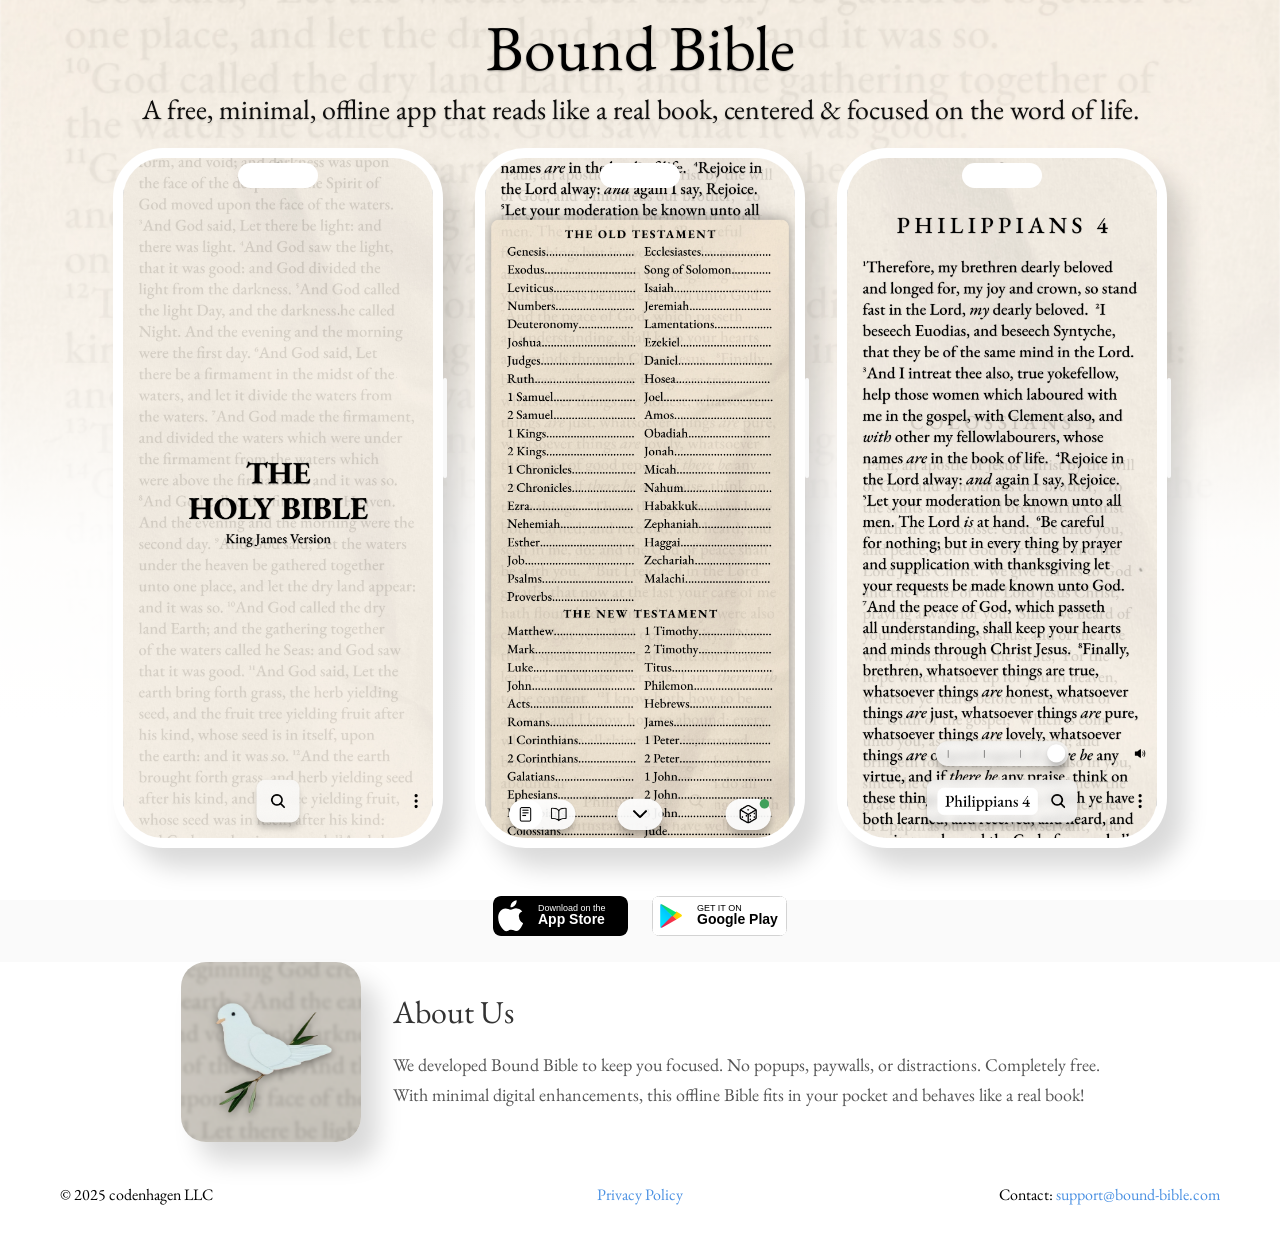
<file: index.html>
<!DOCTYPE html>
<html lang="en">
<head>
    <meta charset="UTF-8">
    <meta name="viewport" content="width=device-width, initial-scale=1.0">
    <meta name="color-scheme" content="light dark">
    <title>Bound Bible</title>
    <meta name="description" content="Bound Bible">
    <link rel="icon" type="image/png" href="images/dove-favicon.png">
    <link rel="stylesheet" href="styles.css">
    <link rel="preconnect" href="https://fonts.googleapis.com">
    <link rel="preconnect" href="https://fonts.gstatic.com" crossorigin>
    <link href="https://fonts.googleapis.com/css2?family=EB+Garamond:wght@300;400;500;600;700&display=swap" rel="stylesheet">
</head>
<body>
    <header class="hero">
        <div class="container">
            <h1 class="hero-title">Bound Bible</h1>
            <p class="hero-subtitle">A free, minimal, offline app that reads like a real book, centered & focused on the word of life.</p>

            <div class="app-images">
                <div class="phone-mockup">
                    <img src="images/empty.png" alt="Bound Bible App Screenshot 1" />
                </div>
                <div class="phone-mockup">
                    <img src="images/toc.png" alt="Bound Bible App Screenshot 2" />
                </div>
                <div class="phone-mockup">
                    <img src="images/read.png" alt="Bound Bible App Screenshot 3" />
                </div>
            </div>

            <div class="app-store-buttons">
                <a href="https://apps.apple.com/us/app/bound-bible/id6743180892" class="app-store-btn apple-store" aria-label="Download on the App Store">
                    <svg width="135" height="40" viewBox="0 0 135 40" fill="none" xmlns="http://www.w3.org/2000/svg">
                        <rect width="135" height="40" rx="6.5" fill="black"/>
                        <path d="M25.769 20.301c.008-2.16 1.37-4.042 3.468-4.796-1.334-1.914-3.42-3.074-5.601-3.108-2.353-.245-4.636 1.405-5.836 1.405-1.228 0-3.08-1.378-5.085-1.337-2.572.041-4.933 1.518-6.24 3.798-2.711 4.615-.686 11.363 1.904 15.079 1.295 1.825 2.806 3.866 4.81 3.792 1.963-.08 2.688-1.288 5.048-1.288 2.332 0 3.027 1.288 5.085 1.24 2.113-.04 3.422-1.835 4.675-3.68 1.497-2.135 2.097-4.235 2.124-4.342-.049-.016-4.07-1.581-4.078-6.263zm-3.742-11.093c1.074-1.321 1.789-3.111 1.58-4.958-1.46.08-3.308 1.013-4.424 2.293-.991 1.157-1.885 3.017-1.651 4.782 1.678.12 3.419-.866 4.495-2.117z" fill="white"/>
                        <text x="45" y="15" font-family="Arial, sans-serif" font-size="9" fill="white">Download on the</text>
                        <text x="45" y="28" font-family="Arial, sans-serif" font-size="14" font-weight="bold" fill="white">App Store</text>
                    </svg>
                </a>
                <a href="https://play.google.com/store/apps/details?id=com.jihagen.BoundBible" class="app-store-btn google-play" aria-label="Get it on Google Play">
                    <svg width="135" height="40" viewBox="0 0 135 40" fill="none" xmlns="http://www.w3.org/2000/svg">
                        <rect width="135" height="40" rx="6.5" stroke="#A6A6A6"/>
                        <path d="M8.842 7.892c-.383.388-.616.984-.616 1.776v20.664c0 .792.233 1.388.616 1.776l.084.082 11.587-11.587v-.274L8.926 7.81l-.084.082z" fill="url(#paint0_linear)"/>
                        <path d="M24.329 23.515l-3.86-3.86v-.274l3.86-3.86.088.051 4.573 2.598c1.307.742 1.307 1.957 0 2.699l-4.573 2.598-.088.048z" fill="url(#paint1_linear)"/>
                        <path d="M24.417 23.464l-3.948-3.948L8.842 31.143c.428.461 1.136.517 1.948.082l13.627-7.761z" fill="url(#paint2_linear)"/>
                        <path d="M24.417 16.536L10.79 8.775c-.812-.435-1.52-.379-1.948.082L20.469 20.484l3.948-3.948z" fill="url(#paint3_linear)"/>
                        <text x="45" y="15" font-family="Arial, sans-serif" font-size="9" fill="black">GET IT ON</text>
                        <text x="45" y="28" font-family="Arial, sans-serif" font-size="14" font-weight="bold" fill="black">Google Play</text>
                        <defs>
                            <linearGradient id="paint0_linear" x1="19.444" y1="9.125" x2="2.778" y2="25.792" gradientUnits="userSpaceOnUse">
                                <stop stop-color="#00A0FF"/>
                                <stop offset="0.007" stop-color="#00A1FF"/>
                                <stop offset="0.26" stop-color="#00BEFF"/>
                                <stop offset="0.512" stop-color="#00D2FF"/>
                                <stop offset="0.76" stop-color="#00DFFF"/>
                                <stop offset="1" stop-color="#00E3FF"/>
                            </linearGradient>
                            <linearGradient id="paint1_linear" x1="29.792" y1="20" x2="8.125" y2="20" gradientUnits="userSpaceOnUse">
                                <stop stop-color="#FFE000"/>
                                <stop offset="0.409" stop-color="#FFBD00"/>
                                <stop offset="0.775" stop-color="#FFA500"/>
                                <stop offset="1" stop-color="#FF9C00"/>
                            </linearGradient>
                            <linearGradient id="paint2_linear" x1="22.292" y1="21.583" x2="5.625" y2="38.25" gradientUnits="userSpaceOnUse">
                                <stop stop-color="#FF3A44"/>
                                <stop offset="1" stop-color="#C31162"/>
                            </linearGradient>
                            <linearGradient id="paint3_linear" x1="5.625" y1="1.75" x2="22.292" y2="18.417" gradientUnits="userSpaceOnUse">
                                <stop stop-color="#32A071"/>
                                <stop offset="0.069" stop-color="#2DA771"/>
                                <stop offset="0.476" stop-color="#15CF74"/>
                                <stop offset="0.801" stop-color="#06E775"/>
                                <stop offset="1" stop-color="#00E876"/>
                            </linearGradient>
                        </defs>
                    </svg>
                </a>
            </div>
        </div>
    </header>

    <section class="about-section">
        <div class="container">
            <div class="about-header">
                <img src="images/dove-icon.png" alt="Bible icon" class="about-icon">
                <div class="about-content">
                    <h2>About Us</h2>
                    <p>We developed Bound Bible to keep you focused. No popups, paywalls, or distractions. Completely free.<br>With minimal digital enhancements, this offline Bible fits in your pocket and behaves like a real book!</p>
                </div>
            </div>
        </div>
    </section>

    <footer class="footer">
        <div class="container">
            <div class="footer-content">
                <div class="footer-left">
                    <p>&copy; 2025 codenhagen LLC</p>
                </div>
                <div class="footer-center">
                    <p><a href="privacypolicy.html">Privacy Policy</a></p>
                </div>
                <div class="footer-right">
                    <p>Contact: <a href="mailto:support@bound-bible.com">support@bound-bible.com</a></p>
                </div>
            </div>
        </div>
    </footer>
</body>
</html>
</file>
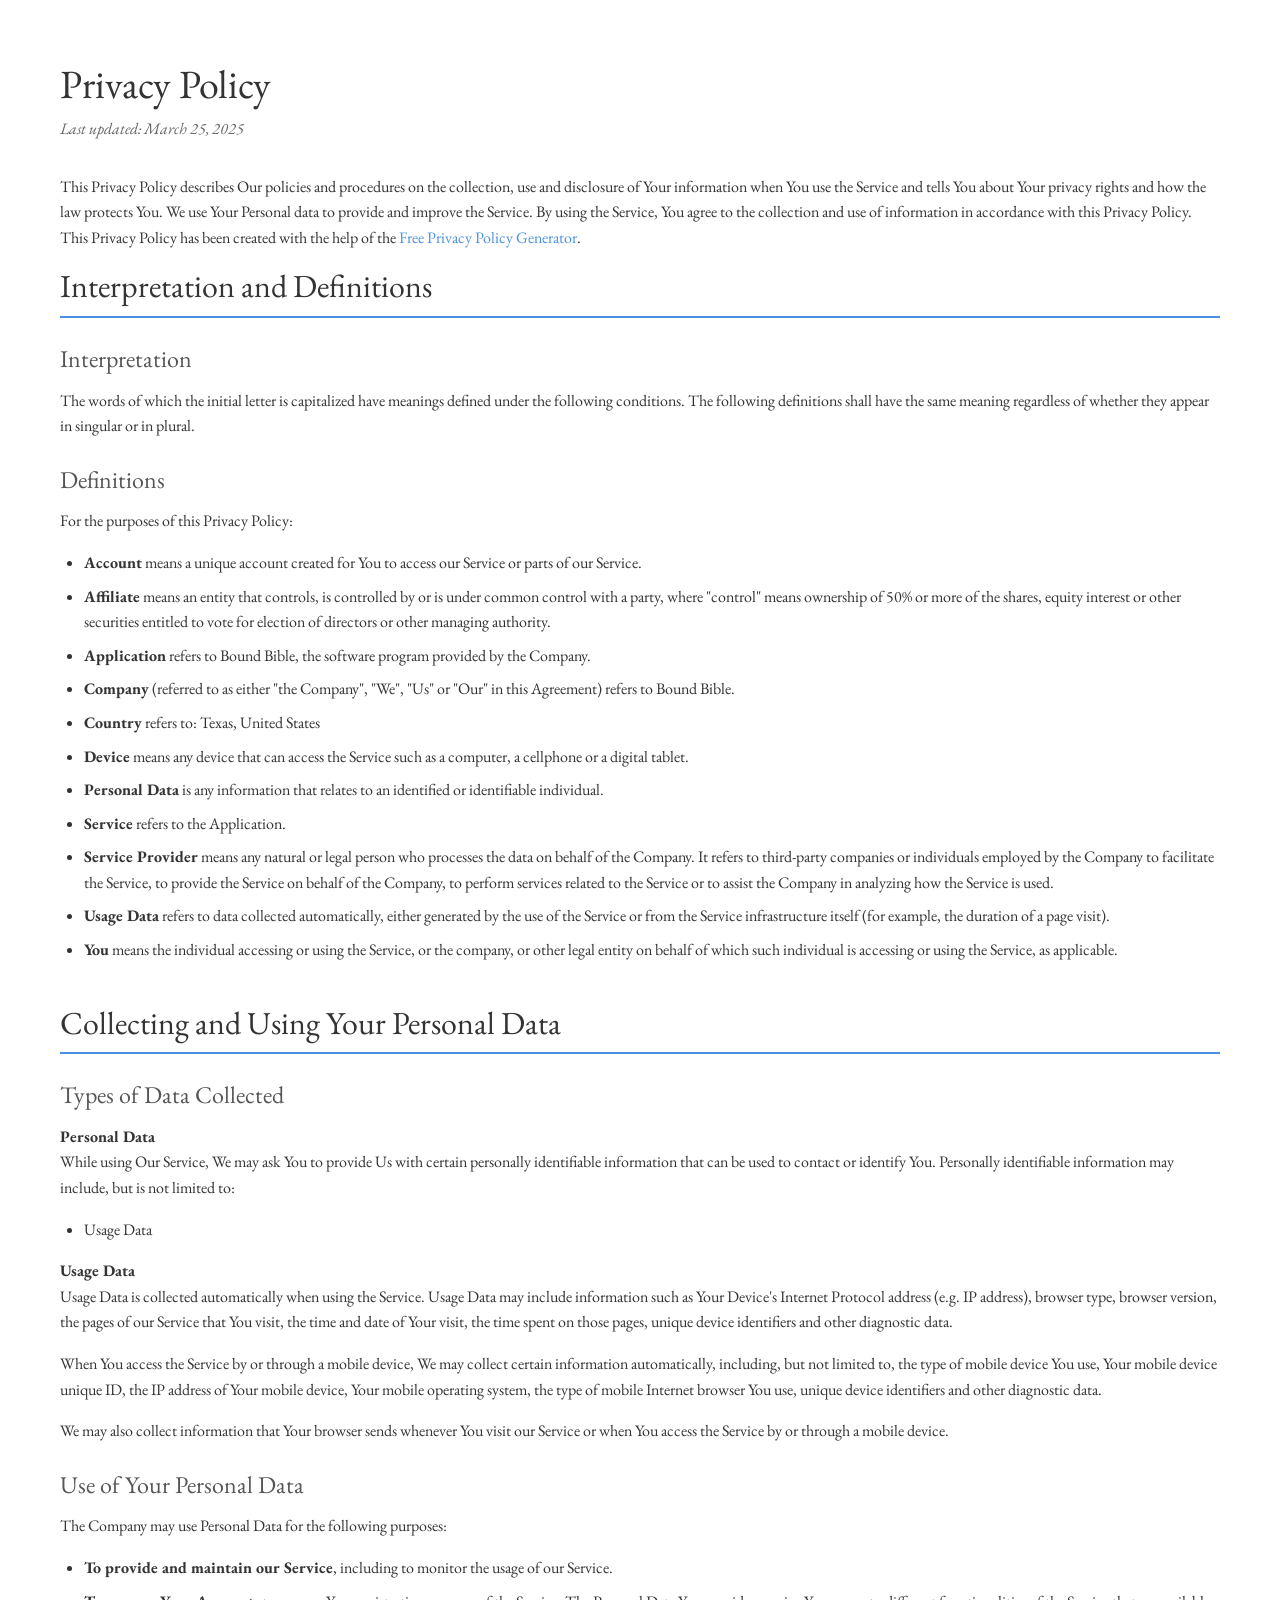
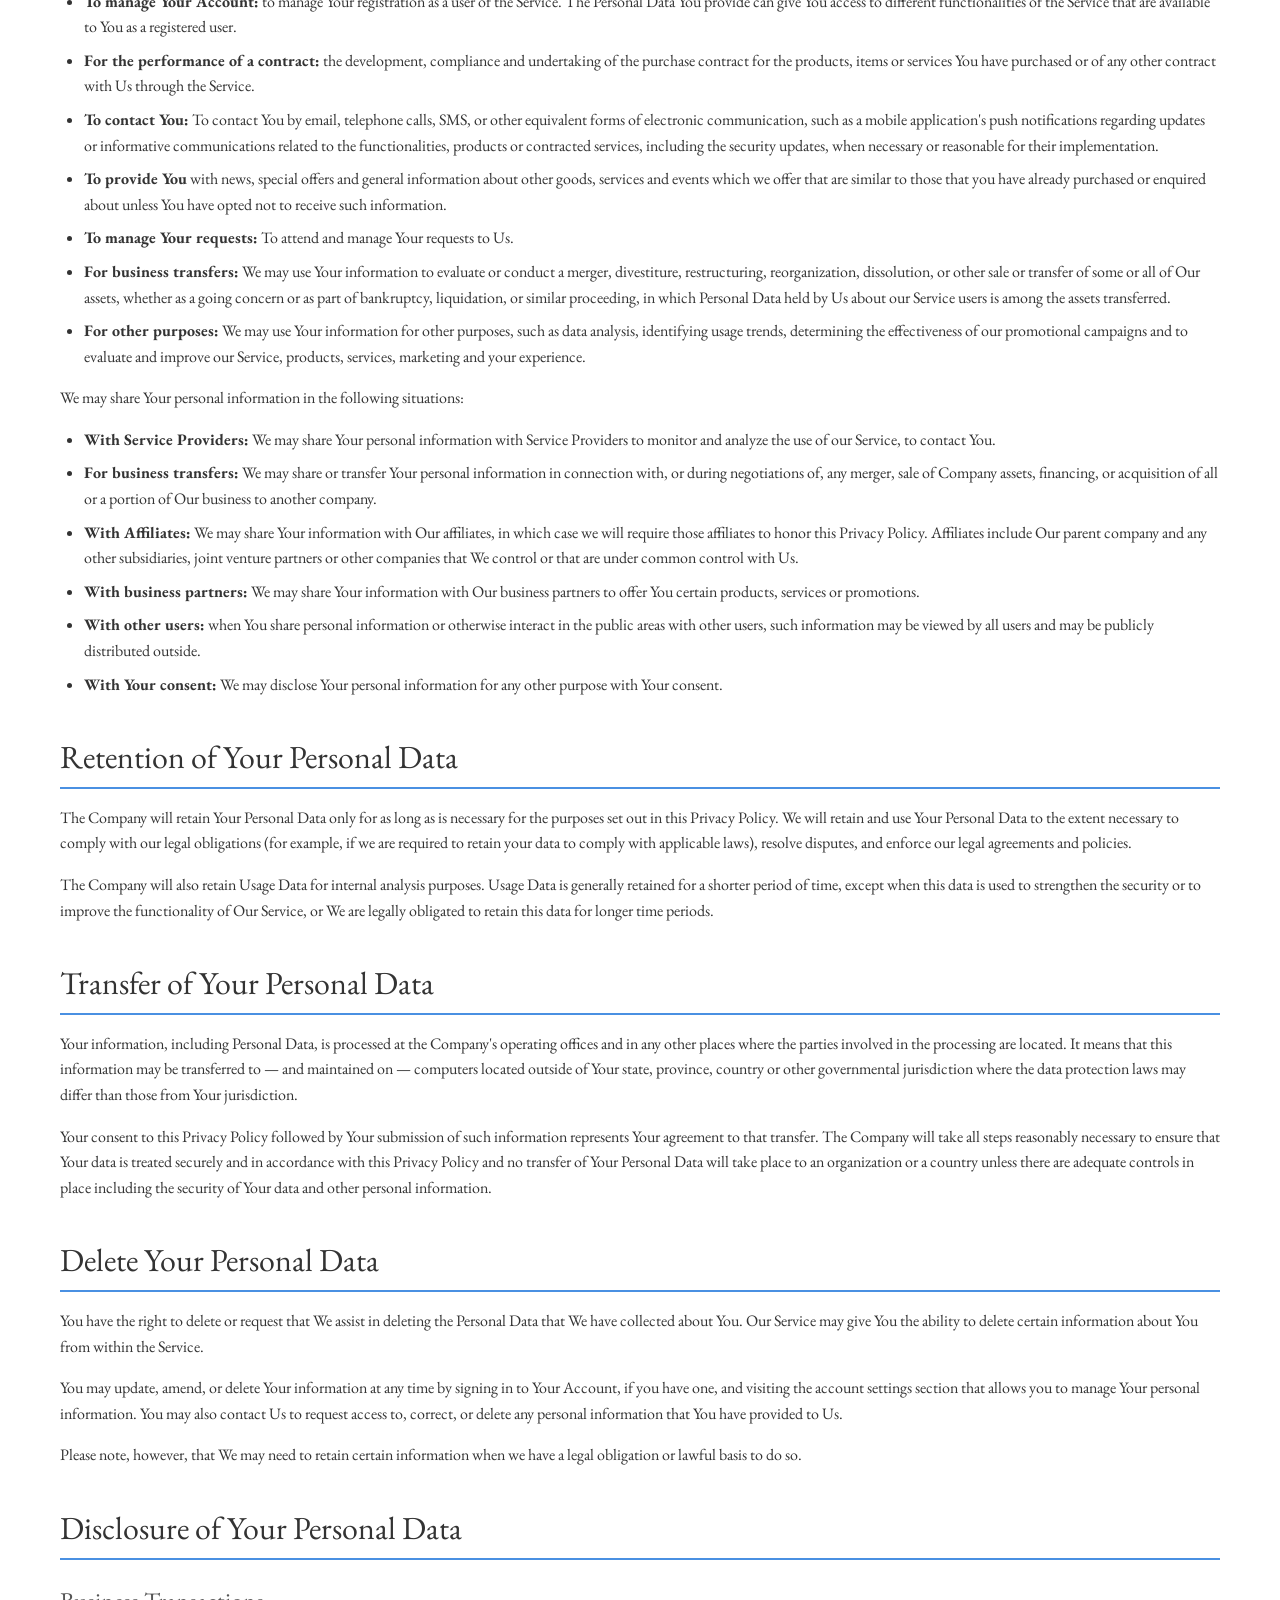
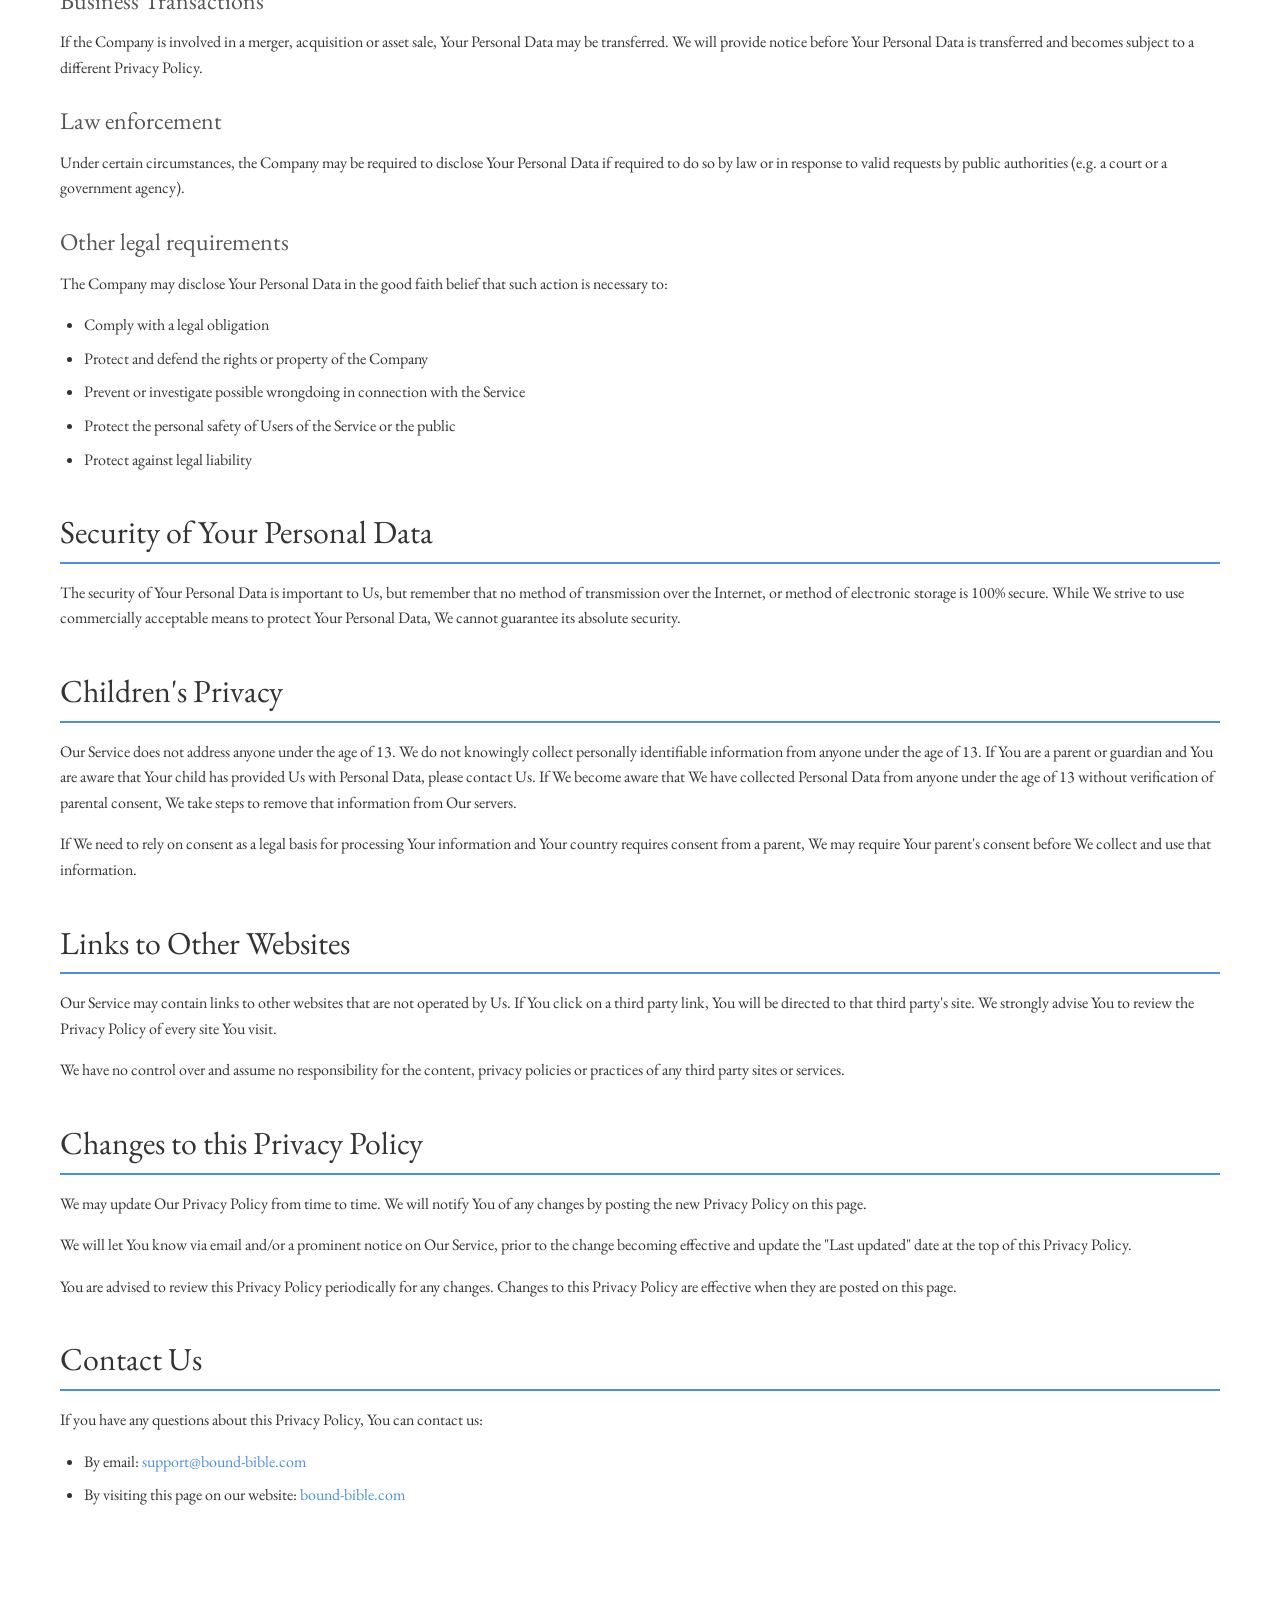
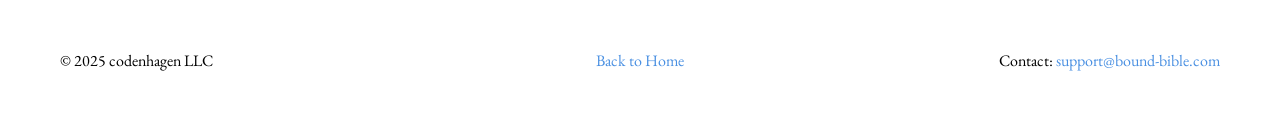
<file: privacypolicy.html>
<!DOCTYPE html>
<html lang="en">
<head>
    <meta charset="UTF-8">
    <meta name="viewport" content="width=device-width, initial-scale=1.0">
    <meta name="color-scheme" content="light dark">
    <title>Privacy Policy - Bound Bible</title>
    <meta name="description" content="Privacy Policy for Bound Bible app">
    <link rel="stylesheet" href="styles.css">
    <link rel="preconnect" href="https://fonts.googleapis.com">
    <link rel="preconnect" href="https://fonts.gstatic.com" crossorigin>
    <link href="https://fonts.googleapis.com/css2?family=EB+Garamond:ital,wght@0,400;0,500;0,600;0,700;1,400;1,500;1,600;1,700&display=swap" rel="stylesheet">
</head>
<body>
    <main class="privacy-content">
        <div class="container">
            <h1>Privacy Policy</h1>
            <p class="last-updated">Last updated: March 25, 2025</p>
            
            <p>This Privacy Policy describes Our policies and procedures on the collection, use and disclosure of Your information when You use the Service and tells You about Your privacy rights and how the law protects You. We use Your Personal data to provide and improve the Service. By using the Service, You agree to the collection and use of information in accordance with this Privacy Policy. This Privacy Policy has been created with the help of the <a href="https://www.freeprivacypolicy.com/free-privacy-policy-generator/">Free Privacy Policy Generator</a>.</p>

            <section>
                <h2>Interpretation and Definitions</h2>
                
                <h3>Interpretation</h3>
                <p>The words of which the initial letter is capitalized have meanings defined under the following conditions. The following definitions shall have the same meaning regardless of whether they appear in singular or in plural.</p>

                <h3>Definitions</h3>
                <p>For the purposes of this Privacy Policy:</p>
                <ul>
                    <li><strong>Account</strong> means a unique account created for You to access our Service or parts of our Service.</li>
                    <li><strong>Affiliate</strong> means an entity that controls, is controlled by or is under common control with a party, where "control" means ownership of 50% or more of the shares, equity interest or other securities entitled to vote for election of directors or other managing authority.</li>
                    <li><strong>Application</strong> refers to Bound Bible, the software program provided by the Company.</li>
                    <li><strong>Company</strong> (referred to as either "the Company", "We", "Us" or "Our" in this Agreement) refers to Bound Bible.</li>
                    <li><strong>Country</strong> refers to: Texas, United States</li>
                    <li><strong>Device</strong> means any device that can access the Service such as a computer, a cellphone or a digital tablet.</li>
                    <li><strong>Personal Data</strong> is any information that relates to an identified or identifiable individual.</li>
                    <li><strong>Service</strong> refers to the Application.</li>
                    <li><strong>Service Provider</strong> means any natural or legal person who processes the data on behalf of the Company. It refers to third-party companies or individuals employed by the Company to facilitate the Service, to provide the Service on behalf of the Company, to perform services related to the Service or to assist the Company in analyzing how the Service is used.</li>
                    <li><strong>Usage Data</strong> refers to data collected automatically, either generated by the use of the Service or from the Service infrastructure itself (for example, the duration of a page visit).</li>
                    <li><strong>You</strong> means the individual accessing or using the Service, or the company, or other legal entity on behalf of which such individual is accessing or using the Service, as applicable.</li>
                </ul>
            </section>

            <section>
                <h2>Collecting and Using Your Personal Data</h2>
                
                <h3>Types of Data Collected</h3>
                
                <h4>Personal Data</h4>
                <p>While using Our Service, We may ask You to provide Us with certain personally identifiable information that can be used to contact or identify You. Personally identifiable information may include, but is not limited to:</p>
                <ul>
                    <li>Usage Data</li>
                </ul>

                <h4>Usage Data</h4>
                <p>Usage Data is collected automatically when using the Service. Usage Data may include information such as Your Device's Internet Protocol address (e.g. IP address), browser type, browser version, the pages of our Service that You visit, the time and date of Your visit, the time spent on those pages, unique device identifiers and other diagnostic data.</p>
                <p>When You access the Service by or through a mobile device, We may collect certain information automatically, including, but not limited to, the type of mobile device You use, Your mobile device unique ID, the IP address of Your mobile device, Your mobile operating system, the type of mobile Internet browser You use, unique device identifiers and other diagnostic data.</p>
                <p>We may also collect information that Your browser sends whenever You visit our Service or when You access the Service by or through a mobile device.</p>

                <h3>Use of Your Personal Data</h3>
                <p>The Company may use Personal Data for the following purposes:</p>
                <ul>
                    <li><strong>To provide and maintain our Service</strong>, including to monitor the usage of our Service.</li>
                    <li><strong>To manage Your Account:</strong> to manage Your registration as a user of the Service. The Personal Data You provide can give You access to different functionalities of the Service that are available to You as a registered user.</li>
                    <li><strong>For the performance of a contract:</strong> the development, compliance and undertaking of the purchase contract for the products, items or services You have purchased or of any other contract with Us through the Service.</li>
                    <li><strong>To contact You:</strong> To contact You by email, telephone calls, SMS, or other equivalent forms of electronic communication, such as a mobile application's push notifications regarding updates or informative communications related to the functionalities, products or contracted services, including the security updates, when necessary or reasonable for their implementation.</li>
                    <li><strong>To provide You</strong> with news, special offers and general information about other goods, services and events which we offer that are similar to those that you have already purchased or enquired about unless You have opted not to receive such information.</li>
                    <li><strong>To manage Your requests:</strong> To attend and manage Your requests to Us.</li>
                    <li><strong>For business transfers:</strong> We may use Your information to evaluate or conduct a merger, divestiture, restructuring, reorganization, dissolution, or other sale or transfer of some or all of Our assets, whether as a going concern or as part of bankruptcy, liquidation, or similar proceeding, in which Personal Data held by Us about our Service users is among the assets transferred.</li>
                    <li><strong>For other purposes:</strong> We may use Your information for other purposes, such as data analysis, identifying usage trends, determining the effectiveness of our promotional campaigns and to evaluate and improve our Service, products, services, marketing and your experience.</li>
                </ul>

                <p>We may share Your personal information in the following situations:</p>
                <ul>
                    <li><strong>With Service Providers:</strong> We may share Your personal information with Service Providers to monitor and analyze the use of our Service, to contact You.</li>
                    <li><strong>For business transfers:</strong> We may share or transfer Your personal information in connection with, or during negotiations of, any merger, sale of Company assets, financing, or acquisition of all or a portion of Our business to another company.</li>
                    <li><strong>With Affiliates:</strong> We may share Your information with Our affiliates, in which case we will require those affiliates to honor this Privacy Policy. Affiliates include Our parent company and any other subsidiaries, joint venture partners or other companies that We control or that are under common control with Us.</li>
                    <li><strong>With business partners:</strong> We may share Your information with Our business partners to offer You certain products, services or promotions.</li>
                    <li><strong>With other users:</strong> when You share personal information or otherwise interact in the public areas with other users, such information may be viewed by all users and may be publicly distributed outside.</li>
                    <li><strong>With Your consent:</strong> We may disclose Your personal information for any other purpose with Your consent.</li>
                </ul>
            </section>

            <section>
                <h2>Retention of Your Personal Data</h2>
                <p>The Company will retain Your Personal Data only for as long as is necessary for the purposes set out in this Privacy Policy. We will retain and use Your Personal Data to the extent necessary to comply with our legal obligations (for example, if we are required to retain your data to comply with applicable laws), resolve disputes, and enforce our legal agreements and policies.</p>
                <p>The Company will also retain Usage Data for internal analysis purposes. Usage Data is generally retained for a shorter period of time, except when this data is used to strengthen the security or to improve the functionality of Our Service, or We are legally obligated to retain this data for longer time periods.</p>
            </section>

            <section>
                <h2>Transfer of Your Personal Data</h2>
                <p>Your information, including Personal Data, is processed at the Company's operating offices and in any other places where the parties involved in the processing are located. It means that this information may be transferred to — and maintained on — computers located outside of Your state, province, country or other governmental jurisdiction where the data protection laws may differ than those from Your jurisdiction.</p>
                <p>Your consent to this Privacy Policy followed by Your submission of such information represents Your agreement to that transfer. The Company will take all steps reasonably necessary to ensure that Your data is treated securely and in accordance with this Privacy Policy and no transfer of Your Personal Data will take place to an organization or a country unless there are adequate controls in place including the security of Your data and other personal information.</p>
            </section>

            <section>
                <h2>Delete Your Personal Data</h2>
                <p>You have the right to delete or request that We assist in deleting the Personal Data that We have collected about You. Our Service may give You the ability to delete certain information about You from within the Service.</p>
                <p>You may update, amend, or delete Your information at any time by signing in to Your Account, if you have one, and visiting the account settings section that allows you to manage Your personal information. You may also contact Us to request access to, correct, or delete any personal information that You have provided to Us.</p>
                <p>Please note, however, that We may need to retain certain information when we have a legal obligation or lawful basis to do so.</p>
            </section>

            <section>
                <h2>Disclosure of Your Personal Data</h2>
                
                <h3>Business Transactions</h3>
                <p>If the Company is involved in a merger, acquisition or asset sale, Your Personal Data may be transferred. We will provide notice before Your Personal Data is transferred and becomes subject to a different Privacy Policy.</p>

                <h3>Law enforcement</h3>
                <p>Under certain circumstances, the Company may be required to disclose Your Personal Data if required to do so by law or in response to valid requests by public authorities (e.g. a court or a government agency).</p>

                <h3>Other legal requirements</h3>
                <p>The Company may disclose Your Personal Data in the good faith belief that such action is necessary to:</p>
                <ul>
                    <li>Comply with a legal obligation</li>
                    <li>Protect and defend the rights or property of the Company</li>
                    <li>Prevent or investigate possible wrongdoing in connection with the Service</li>
                    <li>Protect the personal safety of Users of the Service or the public</li>
                    <li>Protect against legal liability</li>
                </ul>
            </section>

            <section>
                <h2>Security of Your Personal Data</h2>
                <p>The security of Your Personal Data is important to Us, but remember that no method of transmission over the Internet, or method of electronic storage is 100% secure. While We strive to use commercially acceptable means to protect Your Personal Data, We cannot guarantee its absolute security.</p>
            </section>

            <section>
                <h2>Children's Privacy</h2>
                <p>Our Service does not address anyone under the age of 13. We do not knowingly collect personally identifiable information from anyone under the age of 13. If You are a parent or guardian and You are aware that Your child has provided Us with Personal Data, please contact Us. If We become aware that We have collected Personal Data from anyone under the age of 13 without verification of parental consent, We take steps to remove that information from Our servers.</p>
                <p>If We need to rely on consent as a legal basis for processing Your information and Your country requires consent from a parent, We may require Your parent's consent before We collect and use that information.</p>
            </section>

            <section>
                <h2>Links to Other Websites</h2>
                <p>Our Service may contain links to other websites that are not operated by Us. If You click on a third party link, You will be directed to that third party's site. We strongly advise You to review the Privacy Policy of every site You visit.</p>
                <p>We have no control over and assume no responsibility for the content, privacy policies or practices of any third party sites or services.</p>
            </section>

            <section>
                <h2>Changes to this Privacy Policy</h2>
                <p>We may update Our Privacy Policy from time to time. We will notify You of any changes by posting the new Privacy Policy on this page.</p>
                <p>We will let You know via email and/or a prominent notice on Our Service, prior to the change becoming effective and update the "Last updated" date at the top of this Privacy Policy.</p>
                <p>You are advised to review this Privacy Policy periodically for any changes. Changes to this Privacy Policy are effective when they are posted on this page.</p>
            </section>

            <section>
                <h2>Contact Us</h2>
                <p>If you have any questions about this Privacy Policy, You can contact us:</p>
                <ul>
                    <li>By email: <a href="mailto:support@bound-bible.com">support@bound-bible.com</a></li>
                    <li>By visiting this page on our website: <a href="https://bound-bible.com">bound-bible.com</a></li>
                </ul>
            </section>
        </div>
    </main>

    <footer class="footer">
        <div class="container">
            <div class="footer-content">
                <div class="footer-left">
                    <p>&copy; 2025 codenhagen LLC</p>
                </div>
                <div class="footer-center">
                    <p><a href="index.html">Back to Home</a></p>
                </div>
                <div class="footer-right">
                    <p>Contact: <a href="mailto:support@bound-bible.com">support@bound-bible.com</a></p>
                </div>
            </div>
        </div>
    </footer>
</body>
</html>
</file>
<file: styles.css>
/* CSS Custom Properties for Theme System */
:root {
    /* Light theme (default) */
    --bg-primary: #fafafa;
    --bg-secondary: #ffffff;
    --bg-hero: linear-gradient(180deg, rgba(255, 255, 255, 0) 0%, rgba(255, 255, 255, 0.3) 40%, rgba(255, 255, 255, 0.9) 60%, #fff 80%);
    --text-primary: #333333;
    --text-secondary: #555555;
    --text-muted: #666666;
    --text-hero: rgb(0, 0, 0);
    --accent-color: #4A90E2;
    --accent-hover: #357ABD;
    --border-color: #e0e0e0;
    --shadow-color: rgba(0, 0, 0, 0.15);
    --phone-bg: #ffffff;
    --phone-accent: #f8f8f8;
    --footer-bg: #ffffff;
    --footer-text: rgb(0, 0, 0);
    --simple-header-bg: #333333;
    --simple-header-text: #ffffff;
}

/* Dark theme */
@media (prefers-color-scheme: dark) {
    :root {
        --bg-primary: #121212;
        --bg-secondary: #1e1e1e;
        --bg-hero: linear-gradient(180deg, rgba(18, 18, 18, 0) 0%, rgba(18, 18, 18, 0.3) 40%, rgba(18, 18, 18, 0.9) 60%, #1e1e1e 80%);
        --text-primary: #e0e0e0;
        --text-secondary: #b0b0b0;
        --text-muted: #999999;
        --text-hero: rgb(255, 255, 255);
        --accent-color: #64B5F6;
        --accent-hover: #90CAF9;
        --border-color: #333333;
        --shadow-color: rgba(0, 0, 0, 0.3);
        --phone-bg: #2d2d2d;
        --phone-accent: #3d3d3d;
        --footer-bg: #1e1e1e;
        --footer-text: rgb(255, 255, 255);
        --simple-header-bg: #0d1117;
        --simple-header-text: #ffffff;
    }

    /* Dark theme hero background */
    .hero {
        background: var(--bg-hero), url('images/banner_dark.png') !important;
        background-size: cover;
        background-position: center;
        background-attachment: fixed;
    }

    /* Dark theme image replacements */
    .phone-mockup img[src="images/empty.png"] {
        content: url('images/empty_dark.png');
    }
    
    .phone-mockup img[src="images/toc.png"] {
        content: url('images/toc_dark.png');
    }
    
    .phone-mockup img[src="images/read.png"] {
        content: url('images/read_dark.png');
    }
}

/* Reset and base styles */
* {
    margin: 0;
    padding: 0;
    box-sizing: border-box;
}

body {
    font-family: 'EB Garamond', Georgia, 'Times New Roman', serif;
    line-height: 1.6;
    color: var(--text-primary);
    background-color: var(--bg-primary);
    min-height: 100vh;
    display: flex;
    flex-direction: column;
    transition: background-color 0.3s ease, color 0.3s ease;
}

.container {
    max-width: 1200px;
    margin: 0 auto;
    padding: 0 20px;
}

/* Typography */
h1, h2, h3 {
    font-weight: 400;
}

h1 {
    font-size: 2.5rem;
    line-height: 1.2;
}

h2 {
    font-size: 2rem;
    line-height: 1.3;
}

h3 {
    font-size: 1.5rem;
    line-height: 1.4;
}

p {
    margin-bottom: 1rem;
}

a {
    color: var(--accent-color);
    text-decoration: none;
    transition: color 0.3s ease;
}

a:hover {
    color: var(--accent-hover);
    text-decoration: underline;
}

/* Hero Section */
.hero {
    background: var(--bg-hero), url('images/banner.png');
    background-size: cover;
    background-position: center;
    background-attachment: fixed;
    color: var(--text-hero);
    padding: 10px 0;
    text-align: center;
    min-height: 40vh;
    display: flex;
    align-items: center;
    transition: background-color 0.3s ease, color 0.3s ease;
}

.hero-title {
    font-size: 4rem;
    font-weight: 400;
    text-shadow: 0 1px 2px rgba(0, 0, 0, 0.3);
}

.hero-subtitle {
    font-size: 1.75rem;
    font-weight: 300;
    max-width: 1000px;
    margin-left: auto;
    margin-right: auto;
    opacity: 0.95;
    text-shadow: 0 1px 2px rgba(0, 0, 0, 0.2);
}

/* App Images */
.app-images {
    display: flex;
    justify-content: center;
    gap: 2rem;
    flex-wrap: wrap;
}

.hero .app-store-buttons {
    display: flex;
    justify-content: center;
    gap: 1.5rem;
    flex-wrap: wrap;
    margin-top: 3rem;
    margin-bottom: 1rem;
}

.phone-mockup {
    width: 330px;
    height: 700px;
    background-color: var(--phone-bg);
    border-radius: 50px;
    padding: 10px;
    box-shadow: 17px 20px 25px var(--shadow-color);
    position: relative;
    transition: background-color 0.3s ease, box-shadow 0.3s ease;
}

.phone-mockup::before {
    content: '';
    position: absolute;
    top: 15px;
    left: 50%;
    transform: translateX(-50%);
    width: 80px;
    height: 25px;
    background: var(--phone-bg);
    border-radius: 50px;
    transition: background-color 0.3s ease;
}

.phone-mockup::after {
    content: '';
    position: absolute;
    top: 230px;
    right: -4px;
    width: 4px;
    height: 100px;
    background: var(--phone-accent);
    border-radius: 2px;
    transition: background-color 0.3s ease;
}

.phone-mockup img {
    width: 100%;
    height: 100%;
    object-fit: cover;
    border-radius: 40px;
    background: var(--border-color);
    display: flex;
    align-items: center;
    justify-content: center;
    color: var(--text-muted);
    font-size: 0.8rem;
    transition: background-color 0.3s ease, color 0.3s ease;
}

/* Download Section */
.download-section {
    padding: 80px 0;
    background: var(--bg-secondary);
    text-align: center;
    transition: background-color 0.3s ease;
}

.download-section h2 {
    margin-bottom: 2rem;
    color: var(--text-primary);
    transition: color 0.3s ease;
}

.app-store-buttons {
    display: flex;
    justify-content: center;
    gap: 1.5rem;
    flex-wrap: wrap;
}

.app-store-btn {
    display: inline-block;
    transition: transform 0.3s ease, box-shadow 0.3s ease, filter 0.3s ease;
    border-radius: 8px;
    overflow: hidden;
}

.app-store-btn:hover {
    transform: translateY(-2px);
    box-shadow: 0 8px 25px var(--shadow-color);
    text-decoration: none;
}

.app-store-btn svg {
    display: block;
    transition: all 0.3s ease;
}

.google-play svg rect {
    fill: white
}

/* About Section */
.about-section {
    background: var(--bg-secondary);
    position: relative;
    flex: 1;
    display: flex;
    align-items: center;
    justify-content: center;
    transition: background-color 0.3s ease;
}

.about-section .container {
    display: flex;
    align-items: center;
    justify-content: center;
    width: 100%;
}

.about-header {
    display: flex;
    align-items: center;
    gap: 2rem;
    margin-bottom: 0;
}

.about-icon {
    width: 180px;
    height: 180px;
    border-radius: 25px;
    object-fit: contain;
    flex-shrink: 0;
    box-shadow: 17px 20px 25px var(--shadow-color);
    transition: box-shadow 0.3s ease;
}

.about-content {
    flex: 1;
}

.about-section h2 {
    margin-bottom: 1rem;
    color: var(--text-primary);
    text-align: left;
    transition: color 0.3s ease;
}

.about-section p {
    font-size: 1.125rem;
    color: var(--text-secondary);
    line-height: 1.7;
    text-align: left;
    margin: 0;
    transition: color 0.3s ease;
}

/* Footer */
.footer {
    background: var(--footer-bg);
    color: var(--footer-text);
    padding: 40px 0;
    text-align: center;
    transition: background-color 0.3s ease, color 0.3s ease;
}

.footer-content {
    display: flex;
    justify-content: space-between;
    align-items: center;
    flex-wrap: wrap;
}

.footer-left {
    flex: 1;
    text-align: left;
}

.footer-center {
    flex: 1;
    text-align: center;
}

.footer-right {
    flex: 1;
    text-align: right;
}

.footer p {
    margin-bottom: 0rem;
}

.footer a {
    color: var(--accent-color);
    transition: color 0.3s ease;
}

.footer a:hover {
    color: var(--accent-hover);
}

/* Simple Header for Privacy Policy */
.simple-header {
    background: var(--simple-header-bg);
    color: var(--simple-header-text);
    padding: 20px 0;
    transition: background-color 0.3s ease, color 0.3s ease;
}

.simple-header h1 a {
    color: var(--simple-header-text);
    font-size: 1.5rem;
    font-weight: 600;
    transition: color 0.3s ease;
}

.simple-header h1 a:hover {
    color: var(--accent-color);
    text-decoration: none;
}

/* Privacy Policy Content */
.privacy-content {
    padding: 60px 0;
    background: var(--bg-secondary);
    min-height: 70vh;
    transition: background-color 0.3s ease;
}

.privacy-content h1 {
    color: var(--text-primary);
    margin-bottom: 0.5rem;
    transition: color 0.3s ease;
}

.last-updated {
    color: var(--text-muted);
    font-style: italic;
    margin-bottom: 2rem;
    transition: color 0.3s ease;
}

.privacy-content section {
    margin-bottom: 2.5rem;
}

.privacy-content h2 {
    color: var(--text-primary);
    border-bottom: 2px solid var(--accent-color);
    padding-bottom: 0.5rem;
    margin-bottom: 1rem;
    transition: color 0.3s ease, border-color 0.3s ease;
}

.privacy-content h3 {
    color: var(--text-secondary);
    margin-top: 1.5rem;
    margin-bottom: 0.75rem;
    transition: color 0.3s ease;
}

.privacy-content ul {
    margin-left: 1.5rem;
    margin-bottom: 1rem;
}

.privacy-content li {
    margin-bottom: 0.5rem;
}

/* Mobile Responsiveness */
@media (max-width: 768px) {
    .hero {
        padding: 60px 0;
        min-height: 60vh;
        background-attachment: scroll;
    }
    
    .hero-title {
        font-size: 2.5rem;
    }
    
    .hero-subtitle {
        font-size: 1.125rem;
    }
    
    .app-images {
        gap: 1rem;
    }

    
    .download-section,
    .about-section {
        padding: 60px 0;
    }
    
    .about-section {
        background-attachment: scroll;
    }
    
    .about-header {
        flex-direction: column;
        gap: 1.5rem;
        text-align: center;
    }
    
    .about-icon {
        width: 80px;
        height: 80px;
        align-self: center;
    }
    
    .about-content {
        text-align: center;
    }
    
    .about-section h2 {
        text-align: center;
    }
    
    .about-section p {
        text-align: center;
    }
    
    .app-store-buttons {
        gap: 1rem;
    }
    
    .container {
        padding: 0 15px;
    }
    
    h1 {
        font-size: 2rem;
    }
    
    h2 {
        font-size: 1.75rem;
    }
    
    .about-section p {
        font-size: 1rem;
    }
    
    .privacy-content {
        padding: 40px 0;
    }
    
    .footer-content {
        flex-direction: column;
        gap: 1rem;
    }
    
    .footer-left,
    .footer-center,
    .footer-right {
        text-align: center;
    }
}

@media (max-width: 480px) {
    .hero-title {
        font-size: 2rem;
    }
    
    .hero-subtitle {
        font-size: 1rem;
    }
    
    .app-store-buttons {
        flex-direction: column;
        align-items: center;
    }
    
    .app-store-btn svg {
        width: 120px;
        height: auto;
    }
}

/* Focus styles for keyboard navigation */
a:focus,
button:focus {
    outline: 2px solid var(--accent-color);
    outline-offset: 2px;
}
</file>
